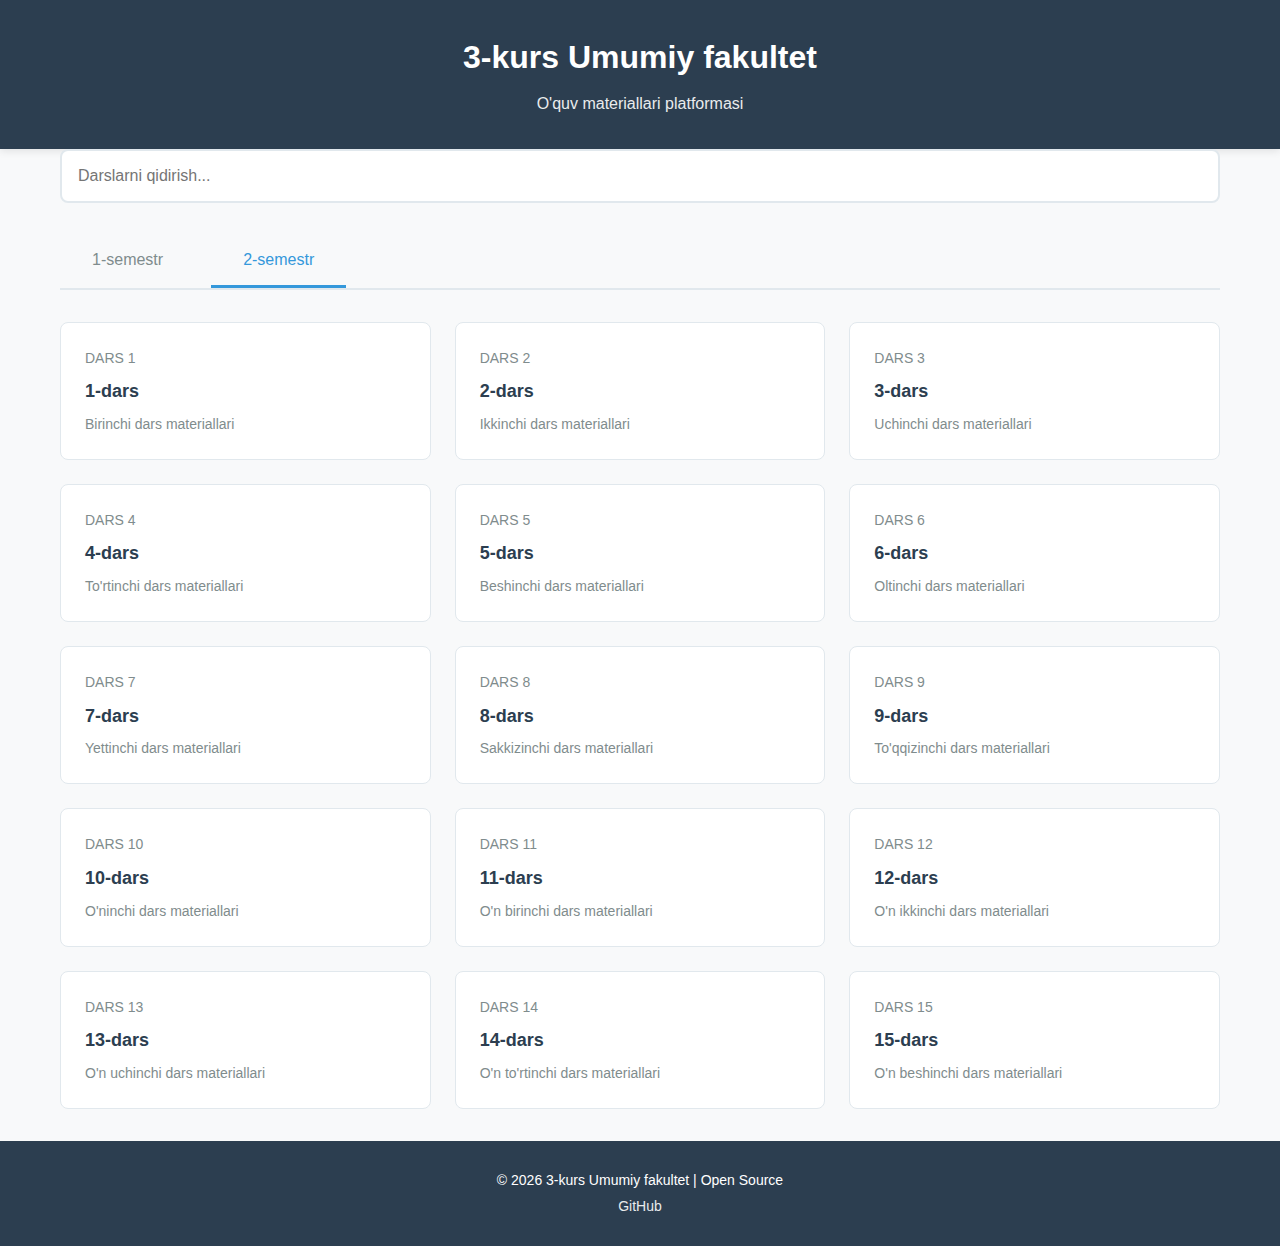
<file: index.html>
<!DOCTYPE html>
<html lang="uz">
<head>
    <meta charset="UTF-8">
    <meta name="viewport" content="width=device-width, initial-scale=1.0">
    <title>3-kurs Umumiy fakultet - O'quv materiallari</title>
    <link rel="stylesheet" href="css/style.css">
</head>
<body>
    <header>
        <div class="container">
            <h1>3-kurs Umumiy fakultet</h1>
            <p class="subtitle">O'quv materiallari platformasi</p>
        </div>
    </header>

    <main class="container">
        <!-- Search Bar -->
        <div class="search-container">
            <input type="text" id="searchInput" placeholder="Darslarni qidirish..." />
            <button id="clearSearch">×</button>
        </div>

        <!-- Semester Navigation -->
        <div class="semester-tabs">
            <button class="semester-tab" data-semester="1">1-semestr</button>
            <button class="semester-tab active" data-semester="2">2-semestr</button>
        </div>

        <!-- Semester 1 Content -->
        <div id="semester-1" class="semester-content">
            <div class="empty-state">
                <p>Bu semestr uchun hozircha materiallar yuklanmagan</p>
            </div>
        </div>

        <!-- Semester 2 Content -->
        <div id="semester-2" class="semester-content active">
            <div id="lessonsContainer" class="lessons-grid">
                <!-- Lessons will be dynamically loaded here -->
            </div>
            <div id="noResults" class="empty-state" style="display: none;">
                <p>Hech qanday dars topilmadi</p>
            </div>
        </div>
    </main>

    <!-- Lesson Modal -->
    <div id="lessonModal" class="modal">
        <div class="modal-content">
            <div class="modal-header">
                <h2 id="modalTitle"></h2>
                <button class="close-btn" id="closeModal">×</button>
            </div>
            <div class="modal-body">
                <div class="progress-indicator">
                    <span id="progressText"></span>
                    <button id="markComplete" class="btn-secondary">Tugatildi deb belgilash</button>
                </div>

                <div class="materials-list">
                    <a class="material-item" id="theoryLink" target="_blank">
                        <span class="material-icon">📄</span>
                        <span class="material-name">Nazariya</span>
                        <span class="material-type">PDF</span>
                    </a>

                    <a class="material-item" id="videoLink" target="_blank">
                        <span class="material-icon">🎥</span>
                        <span class="material-name">Video dars</span>
                        <span class="material-type">YouTube</span>
                    </a>

                    <a class="material-item" id="testsLink" target="_blank">
                        <span class="material-icon">✍️</span>
                        <span class="material-name">Testlar</span>
                        <span class="material-type">PDF</span>
                    </a>

                    <a class="material-item" id="presentationLink" target="_blank">
                        <span class="material-icon">📊</span>
                        <span class="material-name">Taqdimot</span>
                        <span class="material-type">PPTX</span>
                    </a>

                    <a class="material-item" id="additionalLink" target="_blank">
                        <span class="material-icon">📚</span>
                        <span class="material-name">Qo'shimcha materiallar</span>
                        <span class="material-type">PDF</span>
                    </a>
                </div>
            </div>
        </div>
    </div>

    <footer>
        <div class="container">
            <p>© 2026 3-kurs Umumiy fakultet | Open Source</p>
            <p><a href="https://github.com" target="_blank">GitHub</a></p>
        </div>
    </footer>

    <script src="js/data.js"></script>
    <script src="js/app.js"></script>
</body>
</html>
</file>
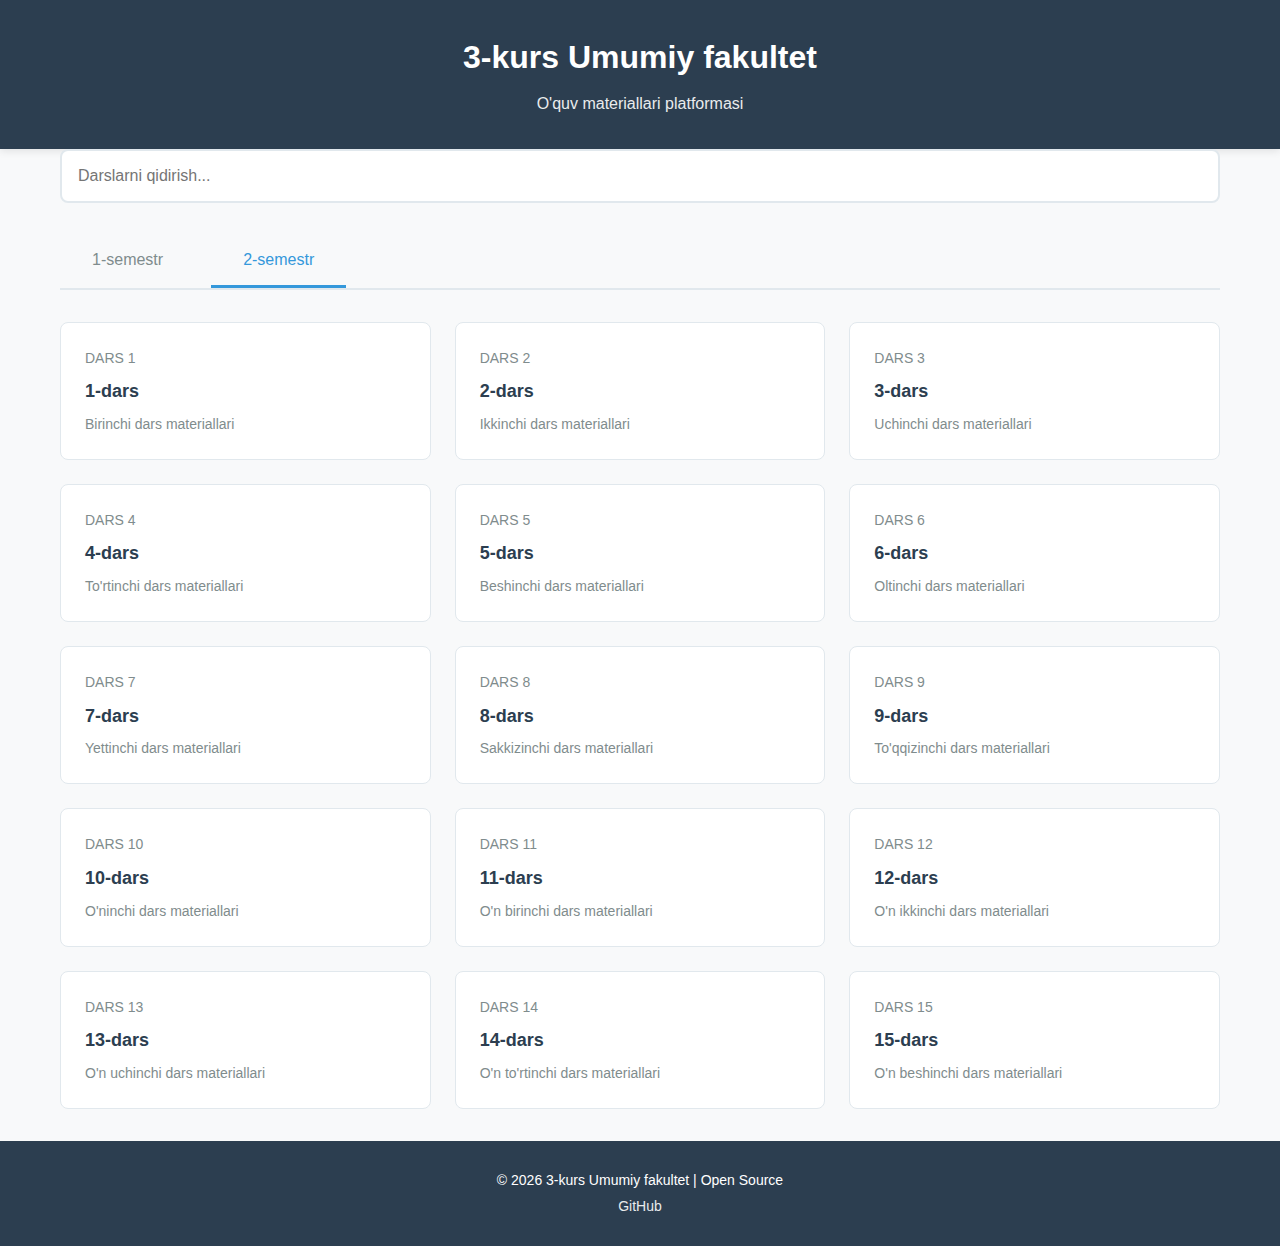
<file: viewer.html>
<!DOCTYPE html>
<html lang="uz">
<head>
    <meta charset="UTF-8">
    <meta name="viewport" content="width=device-width, initial-scale=1.0">
    <title>Material - 3-kurs Umumiy fakultet</title>
    <link rel="stylesheet" href="css/style.css">
    <style>
        .viewer-container {
            display: flex;
            flex-direction: column;
            min-height: 100vh;
        }

        .viewer-header {
            background: var(--primary-color);
            color: white;
            padding: 1rem 0;
        }

        .viewer-header .container {
            display: flex;
            justify-content: space-between;
            align-items: center;
        }

        .back-button {
            display: inline-flex;
            align-items: center;
            gap: 0.5rem;
            padding: 0.5rem 1rem;
            background: rgba(255, 255, 255, 0.1);
            color: white;
            text-decoration: none;
            border-radius: 6px;
            transition: all 0.3s;
        }

        .back-button:hover {
            background: rgba(255, 255, 255, 0.2);
        }

        .viewer-title {
            flex: 1;
            text-align: center;
            font-size: 1.25rem;
            font-weight: 600;
        }

        .download-button {
            display: inline-flex;
            align-items: center;
            gap: 0.5rem;
            padding: 0.5rem 1rem;
            background: var(--accent-color);
            color: white;
            text-decoration: none;
            border-radius: 6px;
            transition: all 0.3s;
        }

        .download-button:hover {
            background: #229954;
            transform: translateY(-2px);
        }

        .viewer-content {
            flex: 1;
            display: flex;
            flex-direction: column;
            background: var(--bg-color);
        }

        .iframe-container {
            flex: 1;
            display: flex;
            position: relative;
            background: white;
            min-height: calc(100vh - 180px);
        }

        .material-iframe {
            width: 100%;
            height: 100%;
            border: none;
            min-height: 600px;
        }

        .material-iframe.video {
            aspect-ratio: 16 / 9;
            height: auto;
            max-width: 1200px;
            margin: 2rem auto;
            display: block;
        }

        .folder-view {
            display: none;
            width: 100%;
            padding: 2rem;
            background: var(--bg-color);
        }

        .folder-view.active {
            display: block;
        }

        .folder-embed {
            background: white;
            border-radius: 8px;
            padding: 2rem;
            box-shadow: var(--shadow);
        }

        .folder-embed iframe {
            width: 100%;
            height: 600px;
            border: none;
            border-radius: 4px;
        }

        /* Hide Google Drive metadata */
        .folder-embed {
            position: relative;
            overflow: hidden;
        }

        /* Try to hide bottom metadata bar in iframe */
        .folder-embed iframe {
            margin-bottom: -50px;
            height: 650px;
        }

        .loading-message {
            position: absolute;
            top: 50%;
            left: 50%;
            transform: translate(-50%, -50%);
            text-align: center;
            color: var(--text-secondary);
        }

        .loading-spinner {
            width: 40px;
            height: 40px;
            border: 4px solid var(--border-color);
            border-top-color: var(--secondary-color);
            border-radius: 50%;
            animation: spin 1s linear infinite;
            margin: 0 auto 1rem;
        }

        @keyframes spin {
            to { transform: rotate(360deg); }
        }

        .error-message {
            display: none;
            text-align: center;
            padding: 3rem;
            color: var(--text-secondary);
        }

        .error-message h3 {
            margin-bottom: 1rem;
            color: var(--text-primary);
        }

        .alternative-links {
            display: flex;
            gap: 1rem;
            justify-content: center;
            margin-top: 1.5rem;
        }

        @media (max-width: 768px) {
            .viewer-header .container {
                flex-wrap: wrap;
                gap: 1rem;
            }

            .viewer-title {
                order: -1;
                width: 100%;
                text-align: left;
                font-size: 1rem;
            }

            .back-button,
            .download-button {
                font-size: 0.875rem;
                padding: 0.5rem 0.75rem;
            }
        }
    </style>
</head>
<body class="viewer-container">
    <div class="viewer-header">
        <div class="container">
            <a href="index.html" class="back-button">
                <span>←</span>
                <span>Orqaga</span>
            </a>
            <div class="viewer-title" id="materialTitle">Yuklanmoqda...</div>
            <a href="#" class="download-button" id="downloadLink" target="_blank">
                <span>📥</span>
                <span>Yuklab olish</span>
            </a>
        </div>
    </div>

    <div class="viewer-content">
        <div class="iframe-container">
            <div class="loading-message" id="loadingMessage">
                <div class="loading-spinner"></div>
                <p>Material yuklanmoqda...</p>
            </div>
            <iframe id="materialFrame" class="material-iframe" style="display: none;"></iframe>
            <div class="error-message" id="errorMessage">
                <h3 id="errorTitle">Material yuklanmadi</h3>
                <p id="errorText">Material to'g'ridan-to'g'ri ochilmadi. Quyidagi tugma orqali ochishingiz mumkin:</p>
                <div class="alternative-links">
                    <a href="#" id="openInDrive" class="btn-primary" target="_blank">
                        <span id="openButtonText">Google Drive da ochish</span>
                    </a>
                </div>
            </div>
        </div>
        <div class="folder-view" id="folderView">
            <div class="folder-embed">
                <iframe id="folderFrame"></iframe>
            </div>
        </div>
    </div>

    <script src="js/data.js"></script>
    <script>
        // Get URL parameters
        const urlParams = new URLSearchParams(window.location.search);
        const lessonId = parseInt(urlParams.get('lesson'));
        const materialType = urlParams.get('type');

        // Find the lesson
        const lesson = lessonsData.find(l => l.id === lessonId);

        if (!lesson || !materialType) {
            window.location.href = 'index.html';
        }

        // Material type names in Uzbek
        const materialNames = {
            theory: 'Nazariya',
            video: 'Video dars',
            tests: 'Testlar',
            presentation: 'Taqdimot',
            additional: 'Qo\'shimcha materiallar'
        };

        // Get material URL
        const materialUrl = lesson.materials[materialType];

        // Update page title
        document.title = `${lesson.title} - ${materialNames[materialType]}`;
        document.getElementById('materialTitle').textContent = `${lesson.title} - ${materialNames[materialType]}`;

        // Set download link
        document.getElementById('downloadLink').href = materialUrl;
        document.getElementById('openInDrive').href = materialUrl;

        // Function to get embeddable URL
        function getEmbedUrl(url, type) {
            if (type === 'video') {
                // Skip if no video
                if (!url || url === '#') {
                    return null;
                }
                // YouTube embed - handle both youtu.be and youtube.com formats
                let videoId = null;
                if (url.includes('youtu.be/')) {
                    videoId = url.match(/youtu\.be\/([^\?&]+)/);
                } else if (url.includes('youtube.com/watch')) {
                    videoId = url.match(/[?&]v=([^&]+)/);
                }

                if (videoId && videoId[1]) {
                    return { type: 'video', url: `https://www.youtube.com/embed/${videoId[1]}` };
                }
                return null;
            } else {
                // Google Drive embed
                if (url.includes('drive.google.com')) {
                    // Check if it's a folder or file
                    if (url.includes('/folders/')) {
                        // Extract folder ID and create embed URL
                        const folderId = url.match(/\/folders\/([^\?\/]+)/);
                        if (folderId) {
                            return {
                                type: 'folder',
                                url: `https://drive.google.com/embeddedfolderview?id=${folderId[1]}#list`
                            };
                        }
                        return null;
                    } else if (url.includes('/file/d/')) {
                        // Extract file ID and create embed URL
                        const fileId = url.match(/\/file\/d\/([^\/]+)/);
                        if (fileId) {
                            return {
                                type: 'file',
                                url: `https://drive.google.com/file/d/${fileId[1]}/preview`
                            };
                        }
                    }
                }
                return null;
            }
        }

        // Load material
        const iframe = document.getElementById('materialFrame');
        const folderFrame = document.getElementById('folderFrame');
        const loadingMessage = document.getElementById('loadingMessage');
        const errorMessage = document.getElementById('errorMessage');
        const folderView = document.getElementById('folderView');
        const iframeContainer = document.querySelector('.iframe-container');
        const errorTitle = document.getElementById('errorTitle');
        const errorText = document.getElementById('errorText');
        const openButtonText = document.getElementById('openButtonText');

        const embedResult = getEmbedUrl(materialUrl, materialType);

        if (embedResult) {
            if (embedResult.type === 'folder') {
                // Show folder view
                loadingMessage.style.display = 'none';
                iframeContainer.style.display = 'none';
                folderView.classList.add('active');
                folderFrame.src = embedResult.url;
            } else {
                // Load file/video in iframe
                iframe.src = embedResult.url;

                // Add video class for YouTube videos
                if (embedResult.type === 'video') {
                    iframe.classList.add('video');

                    // Update error message for videos
                    errorTitle.textContent = 'Video ko\'rsatilmadi';
                    errorText.textContent = 'Video ichki oynada ochilmadi (YouTube embedding cheklangan bo\'lishi mumkin). Quyidagi tugma orqali YouTube da ochishingiz mumkin:';
                    openButtonText.textContent = 'YouTube da ochish';
                }

                iframe.onload = function() {
                    loadingMessage.style.display = 'none';
                    iframe.style.display = 'block';
                };

                iframe.onerror = function() {
                    loadingMessage.style.display = 'none';
                    errorMessage.style.display = 'block';
                };

                // Fallback timeout - shorter for videos
                // For videos, if still loading after timeout, assume embedding is blocked
                setTimeout(() => {
                    if (iframe.style.display === 'none') {
                        if (embedResult.type === 'video') {
                            // Show error message for videos that fail to embed
                            loadingMessage.style.display = 'none';
                            errorMessage.style.display = 'block';
                        } else {
                            // For files, try to show anyway
                            loadingMessage.style.display = 'none';
                            iframe.style.display = 'block';
                        }
                    }
                }, embedResult.type === 'video' ? 2000 : 3000);
            }
        } else {
            // Can't embed, show error with direct link
            loadingMessage.style.display = 'none';
            errorMessage.style.display = 'block';

            // Update error message based on material type
            if (materialType === 'video') {
                errorTitle.textContent = 'Video mavjud emas';
                errorText.textContent = 'Bu dars uchun video hali yuklanmagan.';
                document.getElementById('openInDrive').style.display = 'none';
            }
        }
    </script>
</body>
</html>
</file>
<file: css/style.css>
/* Reset and Base Styles */
* {
    margin: 0;
    padding: 0;
    box-sizing: border-box;
}

:root {
    --primary-color: #2c3e50;
    --secondary-color: #3498db;
    --accent-color: #27ae60;
    --bg-color: #f8f9fa;
    --card-bg: #ffffff;
    --text-primary: #2c3e50;
    --text-secondary: #7f8c8d;
    --border-color: #e1e8ed;
    --shadow: 0 2px 8px rgba(0, 0, 0, 0.1);
    --shadow-hover: 0 4px 16px rgba(0, 0, 0, 0.15);
}

body {
    font-family: -apple-system, BlinkMacSystemFont, 'Segoe UI', Roboto, 'Helvetica Neue', Arial, sans-serif;
    background-color: var(--bg-color);
    color: var(--text-primary);
    line-height: 1.6;
    min-height: 100vh;
    display: flex;
    flex-direction: column;
}

.container {
    max-width: 1200px;
    margin: 0 auto;
    padding: 0 20px;
    width: 100%;
}

/* Header */
header {
    background: var(--primary-color);
    color: white;
    padding: 2rem 0;
    text-align: center;
    box-shadow: var(--shadow);
}

header h1 {
    font-size: 2rem;
    margin-bottom: 0.5rem;
    font-weight: 600;
}

.subtitle {
    font-size: 1rem;
    opacity: 0.9;
    font-weight: 300;
}

/* Main Content */
main {
    flex: 1;
    padding: 2rem 0;
}

/* Search Bar */
.search-container {
    position: relative;
    margin-bottom: 2rem;
}

#searchInput {
    width: 100%;
    padding: 1rem 3rem 1rem 1rem;
    font-size: 1rem;
    border: 2px solid var(--border-color);
    border-radius: 8px;
    background: var(--card-bg);
    transition: border-color 0.3s;
}

#searchInput:focus {
    outline: none;
    border-color: var(--secondary-color);
}

#clearSearch {
    position: absolute;
    right: 1rem;
    top: 50%;
    transform: translateY(-50%);
    background: none;
    border: none;
    font-size: 1.5rem;
    color: var(--text-secondary);
    cursor: pointer;
    display: none;
    padding: 0;
    width: 24px;
    height: 24px;
    line-height: 1;
}

#clearSearch:hover {
    color: var(--text-primary);
}

/* Semester Tabs */
.semester-tabs {
    display: flex;
    gap: 1rem;
    margin-bottom: 2rem;
    border-bottom: 2px solid var(--border-color);
}

.semester-tab {
    padding: 1rem 2rem;
    font-size: 1rem;
    border: none;
    background: none;
    color: var(--text-secondary);
    cursor: pointer;
    border-bottom: 3px solid transparent;
    transition: all 0.3s;
    font-weight: 500;
}

.semester-tab:hover {
    color: var(--text-primary);
}

.semester-tab.active {
    color: var(--secondary-color);
    border-bottom-color: var(--secondary-color);
}

/* Semester Content */
.semester-content {
    display: none;
}

.semester-content.active {
    display: block;
}

/* Lessons Grid */
.lessons-grid {
    display: grid;
    grid-template-columns: repeat(auto-fill, minmax(280px, 1fr));
    gap: 1.5rem;
}

.lesson-card {
    background: var(--card-bg);
    border: 1px solid var(--border-color);
    border-radius: 8px;
    padding: 1.5rem;
    cursor: pointer;
    transition: all 0.3s;
    position: relative;
}

.lesson-card:hover {
    transform: translateY(-4px);
    box-shadow: var(--shadow-hover);
    border-color: var(--secondary-color);
}

.lesson-number {
    font-size: 0.875rem;
    color: var(--text-secondary);
    font-weight: 500;
    margin-bottom: 0.5rem;
}

.lesson-title {
    font-size: 1.125rem;
    font-weight: 600;
    color: var(--text-primary);
    margin-bottom: 0.5rem;
}

.lesson-description {
    font-size: 0.875rem;
    color: var(--text-secondary);
    line-height: 1.5;
}

.lesson-progress {
    position: absolute;
    top: 1rem;
    right: 1rem;
    width: 24px;
    height: 24px;
    background: var(--accent-color);
    border-radius: 50%;
    display: flex;
    align-items: center;
    justify-content: center;
    color: white;
    font-size: 0.875rem;
}

.lesson-card:not(.completed) .lesson-progress {
    display: none;
}

/* Empty State */
.empty-state {
    text-align: center;
    padding: 4rem 2rem;
    color: var(--text-secondary);
    font-size: 1.125rem;
}

/* Modal */
.modal {
    display: none;
    position: fixed;
    z-index: 1000;
    left: 0;
    top: 0;
    width: 100%;
    height: 100%;
    background-color: rgba(0, 0, 0, 0.5);
    backdrop-filter: blur(4px);
    animation: fadeIn 0.3s;
}

.modal.active {
    display: flex;
    align-items: center;
    justify-content: center;
}

.modal-content {
    background: var(--card-bg);
    border-radius: 12px;
    max-width: 600px;
    width: 90%;
    max-height: 90vh;
    overflow-y: auto;
    animation: slideUp 0.3s;
}

.modal-header {
    display: flex;
    justify-content: space-between;
    align-items: center;
    padding: 1.5rem;
    border-bottom: 1px solid var(--border-color);
}

.modal-header h2 {
    font-size: 1.5rem;
    font-weight: 600;
}

.close-btn {
    background: none;
    border: none;
    font-size: 2rem;
    color: var(--text-secondary);
    cursor: pointer;
    width: 32px;
    height: 32px;
    display: flex;
    align-items: center;
    justify-content: center;
    line-height: 1;
    padding: 0;
}

.close-btn:hover {
    color: var(--text-primary);
}

.modal-body {
    padding: 1.5rem;
}

/* Progress Indicator */
.progress-indicator {
    display: flex;
    justify-content: space-between;
    align-items: center;
    padding: 1rem;
    background: var(--bg-color);
    border-radius: 8px;
    margin-bottom: 1.5rem;
}

#progressText {
    font-size: 0.875rem;
    color: var(--text-secondary);
}

.progress-indicator.completed #progressText {
    color: var(--accent-color);
    font-weight: 500;
}

/* Materials List */
.materials-list {
    display: flex;
    flex-direction: column;
    gap: 0.75rem;
    margin-bottom: 1.5rem;
}

.material-item {
    display: flex;
    align-items: center;
    padding: 1rem;
    background: var(--bg-color);
    border: 1px solid var(--border-color);
    border-radius: 8px;
    text-decoration: none;
    color: var(--text-primary);
    transition: all 0.3s;
}

.material-item:hover {
    background: var(--card-bg);
    border-color: var(--secondary-color);
    transform: translateX(4px);
}

.material-icon {
    font-size: 1.5rem;
    margin-right: 1rem;
}

.material-name {
    flex: 1;
    font-weight: 500;
}

.material-type {
    font-size: 0.75rem;
    color: var(--text-secondary);
    background: var(--card-bg);
    padding: 0.25rem 0.75rem;
    border-radius: 12px;
    border: 1px solid var(--border-color);
}

/* Buttons */
.btn-primary,
.btn-secondary {
    padding: 0.75rem 1.5rem;
    border: none;
    border-radius: 8px;
    font-size: 1rem;
    font-weight: 500;
    cursor: pointer;
    transition: all 0.3s;
}

.btn-primary {
    background: var(--secondary-color);
    color: white;
    width: 100%;
}

.btn-primary:hover {
    background: #2980b9;
    transform: translateY(-2px);
}

.btn-secondary {
    background: var(--bg-color);
    color: var(--text-primary);
    border: 1px solid var(--border-color);
}

.btn-secondary:hover {
    background: var(--card-bg);
    border-color: var(--accent-color);
}

.progress-indicator.completed .btn-secondary {
    background: var(--accent-color);
    color: white;
    border-color: var(--accent-color);
}

/* Footer */
footer {
    background: var(--primary-color);
    color: white;
    text-align: center;
    padding: 1.5rem 0;
    margin-top: 2rem;
}

footer p {
    margin: 0.25rem 0;
    font-size: 0.875rem;
}

footer a {
    color: white;
    text-decoration: none;
    opacity: 0.9;
}

footer a:hover {
    opacity: 1;
    text-decoration: underline;
}

/* Animations */
@keyframes fadeIn {
    from { opacity: 0; }
    to { opacity: 1; }
}

@keyframes slideUp {
    from {
        opacity: 0;
        transform: translateY(20px);
    }
    to {
        opacity: 1;
        transform: translateY(0);
    }
}

/* Responsive Design */
@media (max-width: 768px) {
    header h1 {
        font-size: 1.5rem;
    }

    .lessons-grid {
        grid-template-columns: 1fr;
    }

    .semester-tab {
        padding: 0.75rem 1rem;
        font-size: 0.875rem;
    }

    .modal-content {
        width: 95%;
    }

    .progress-indicator {
        flex-direction: column;
        gap: 1rem;
        align-items: flex-start;
    }

    .btn-secondary {
        width: 100%;
    }
}
</file>
